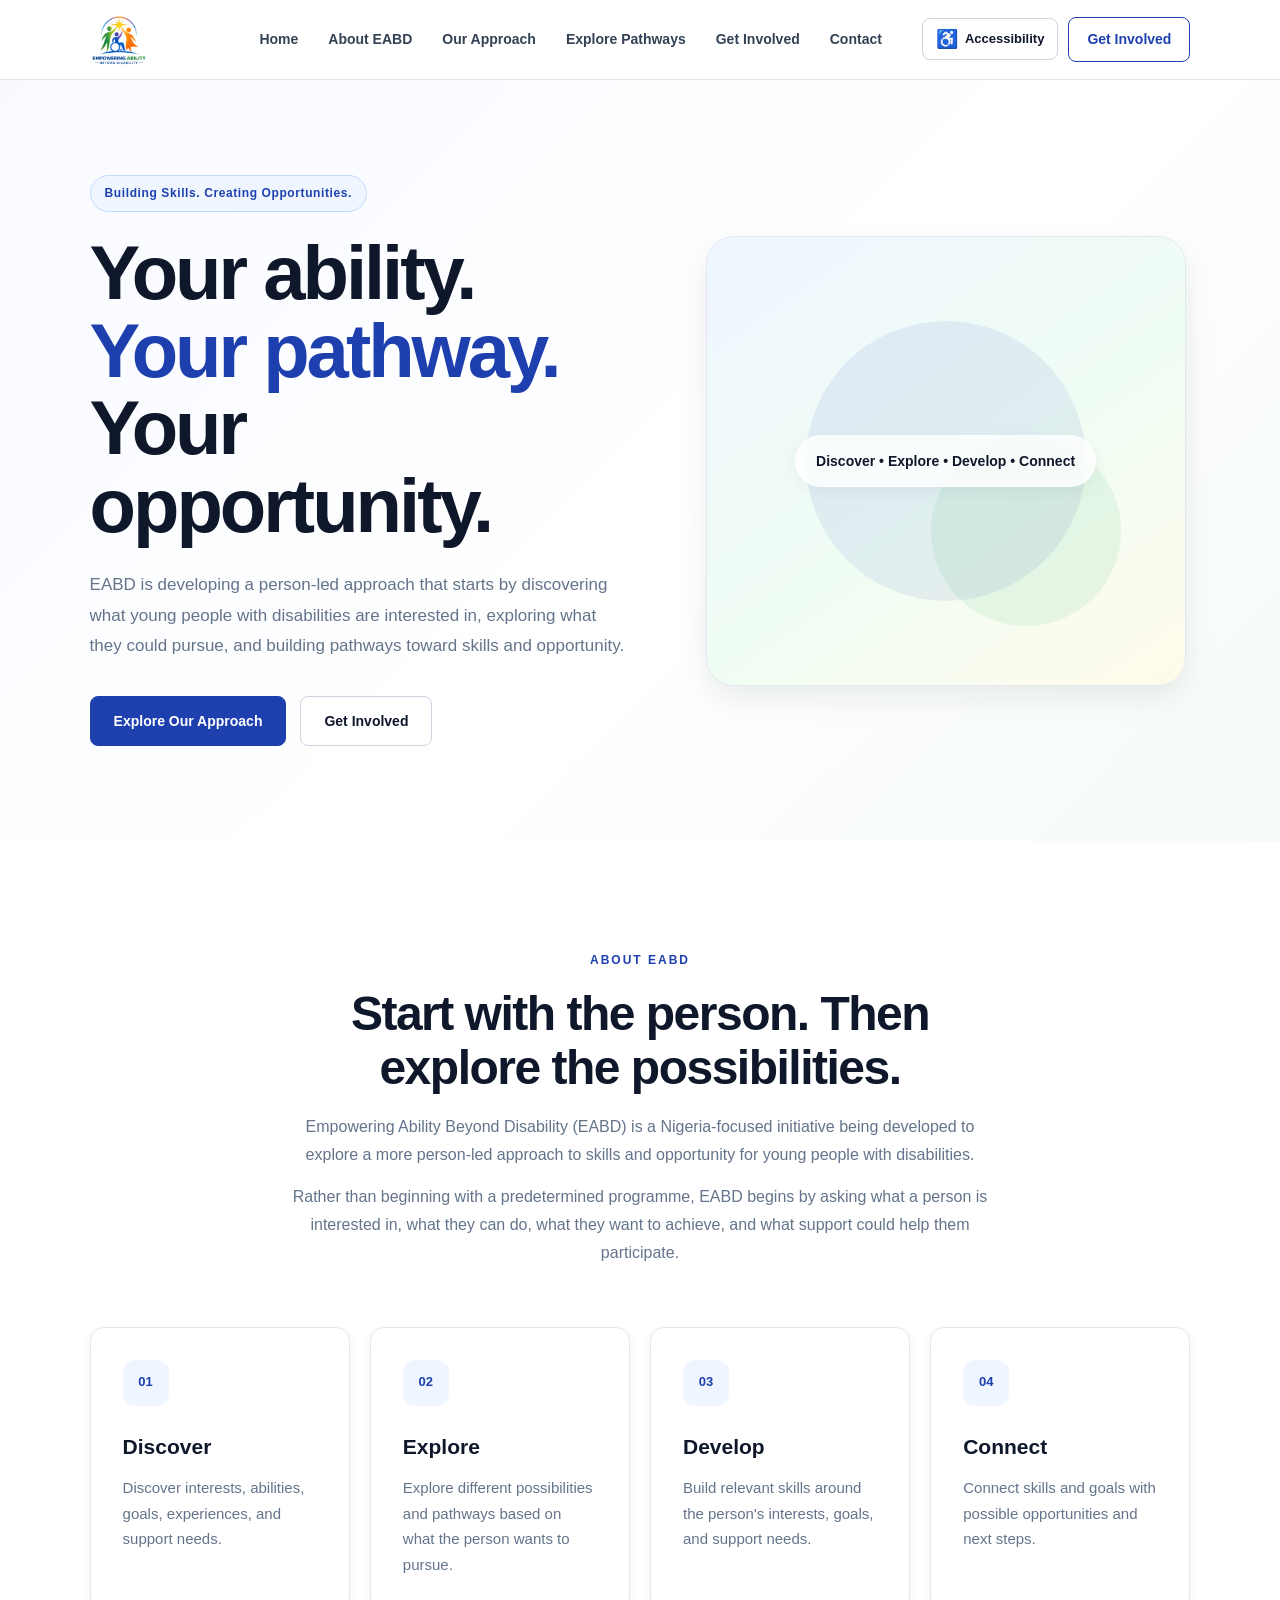
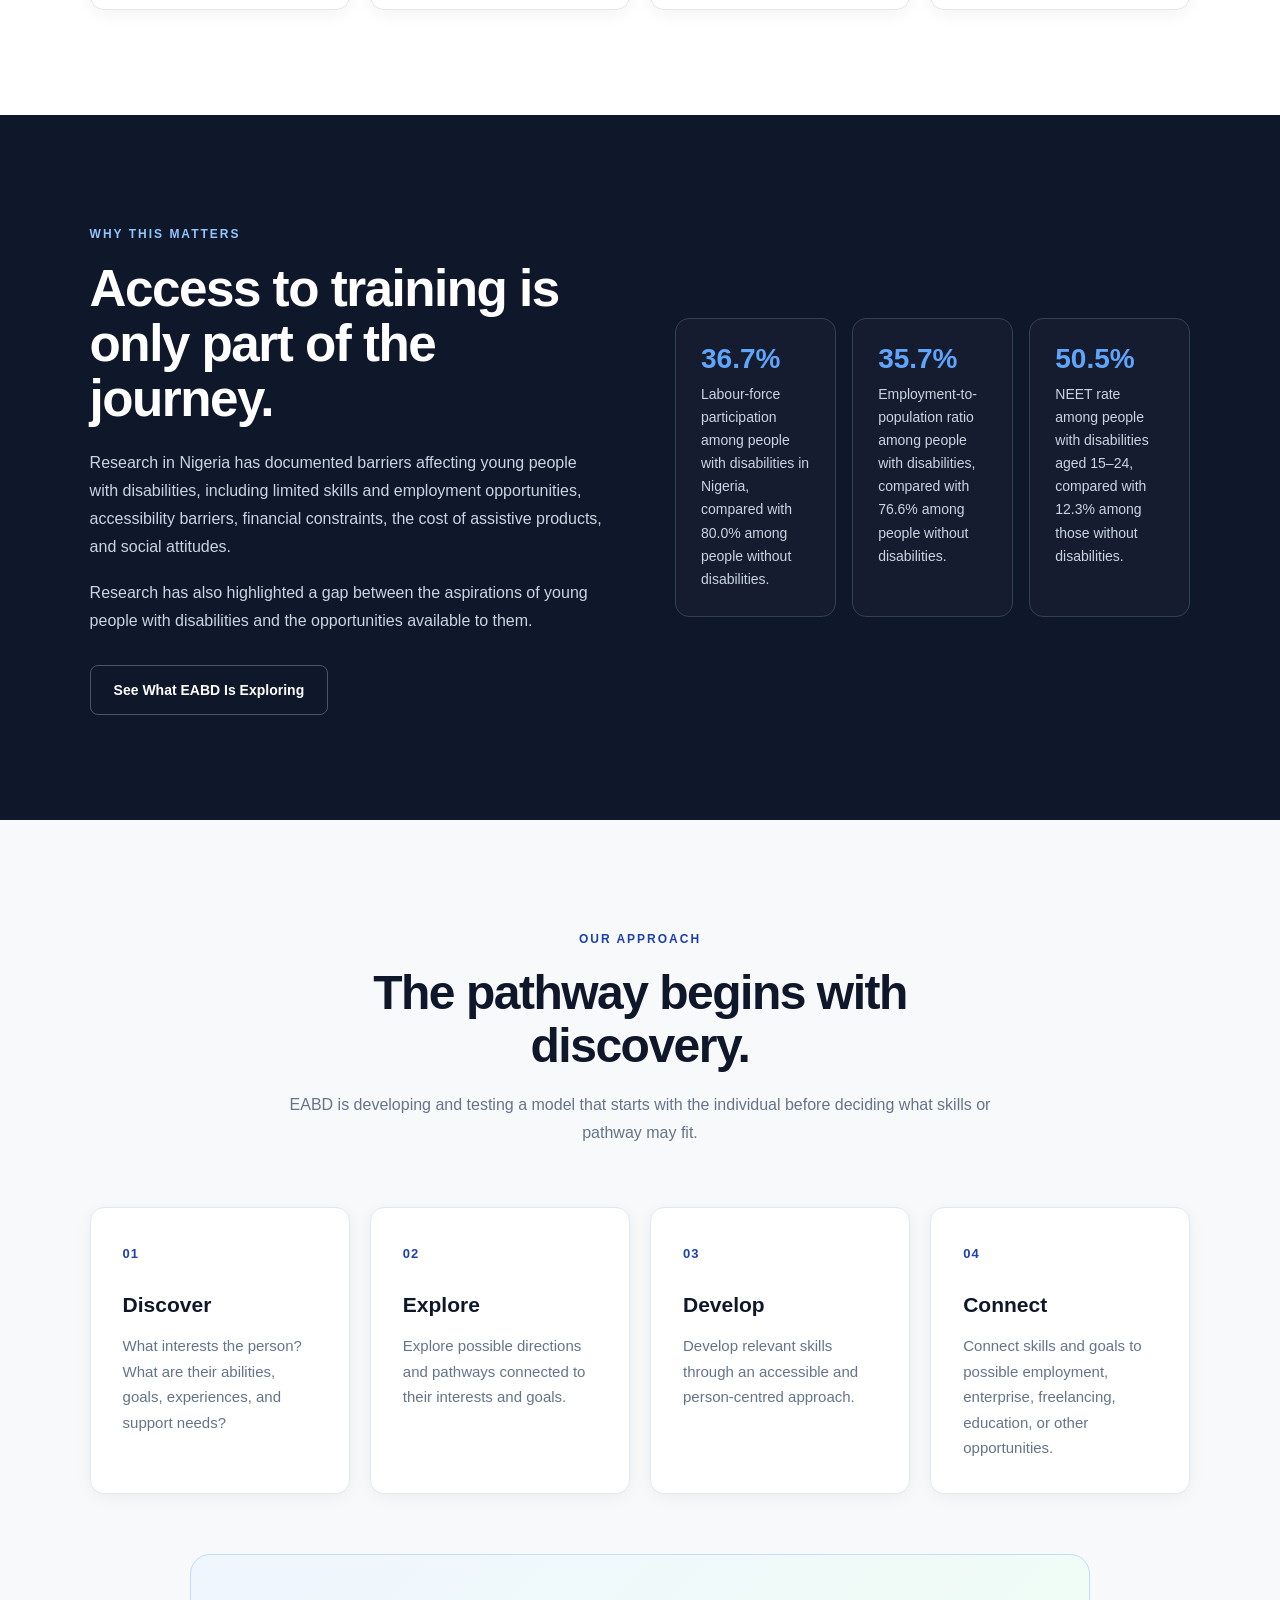
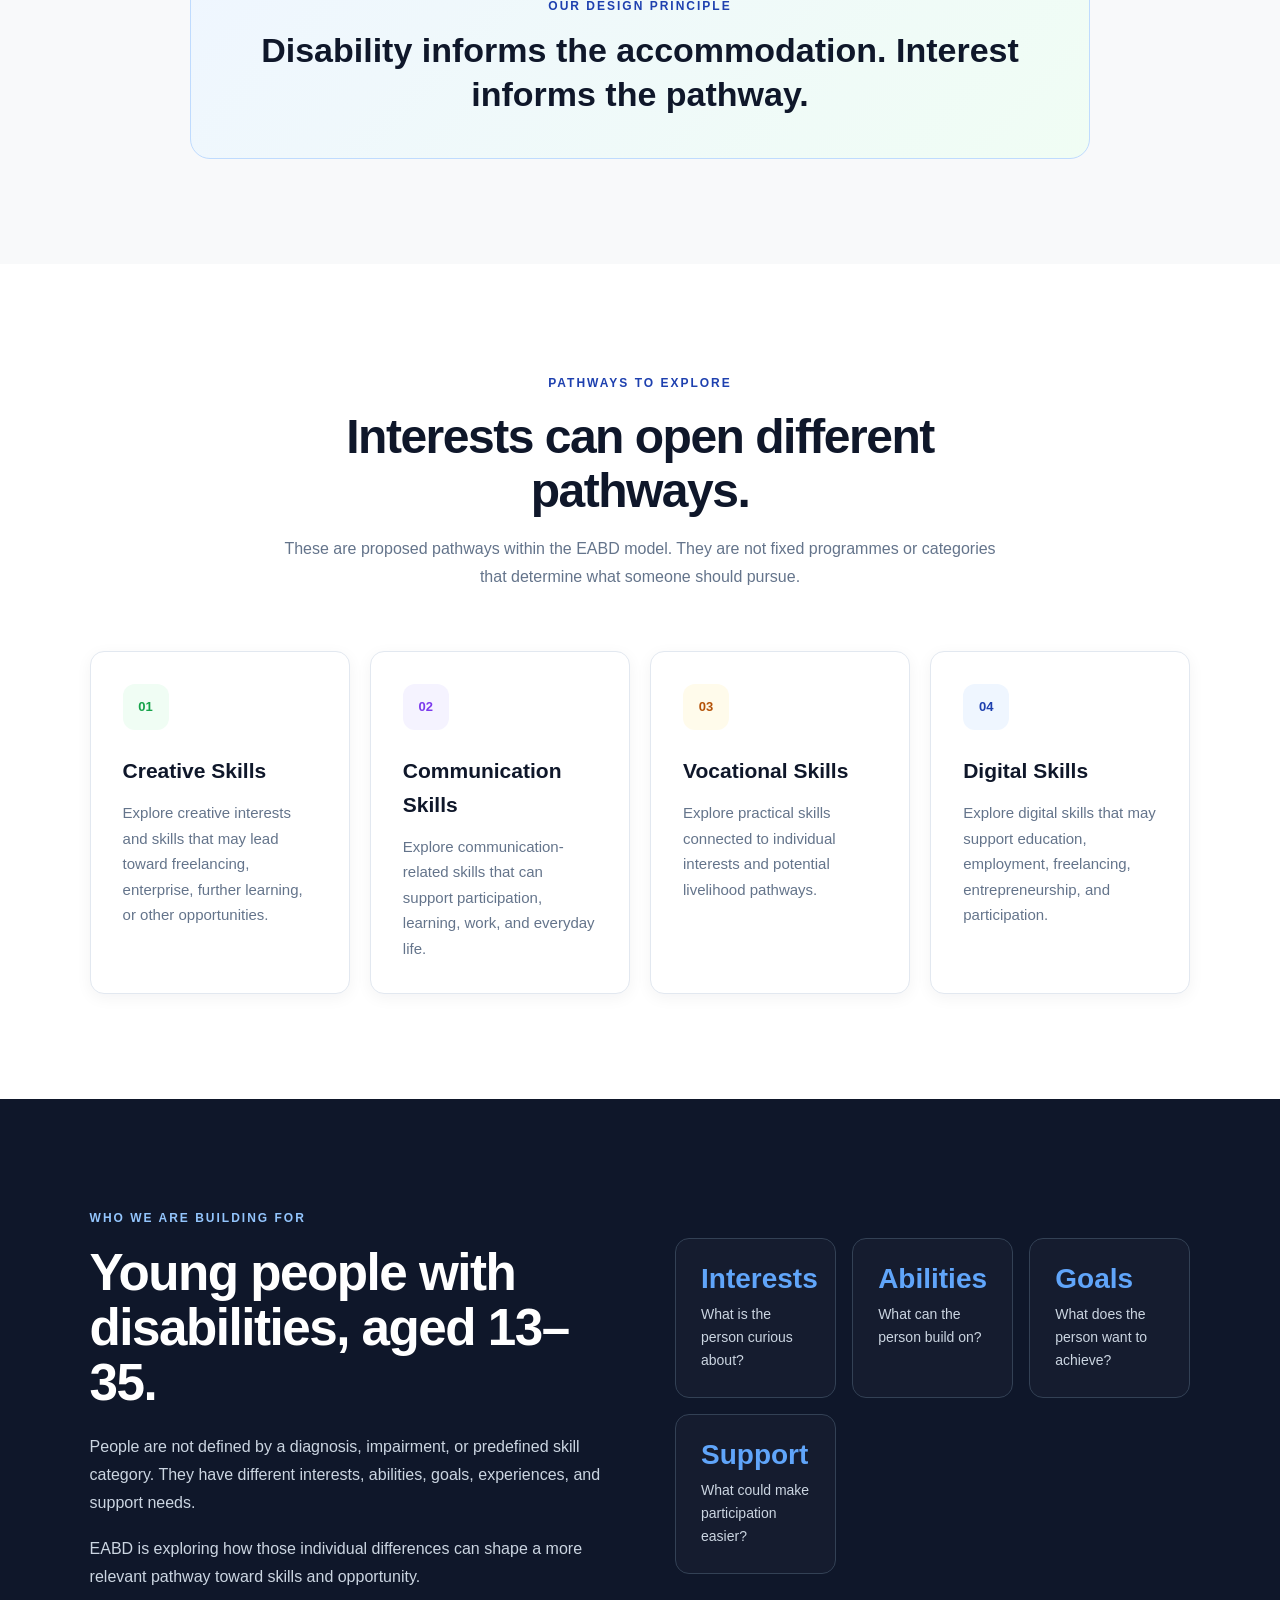
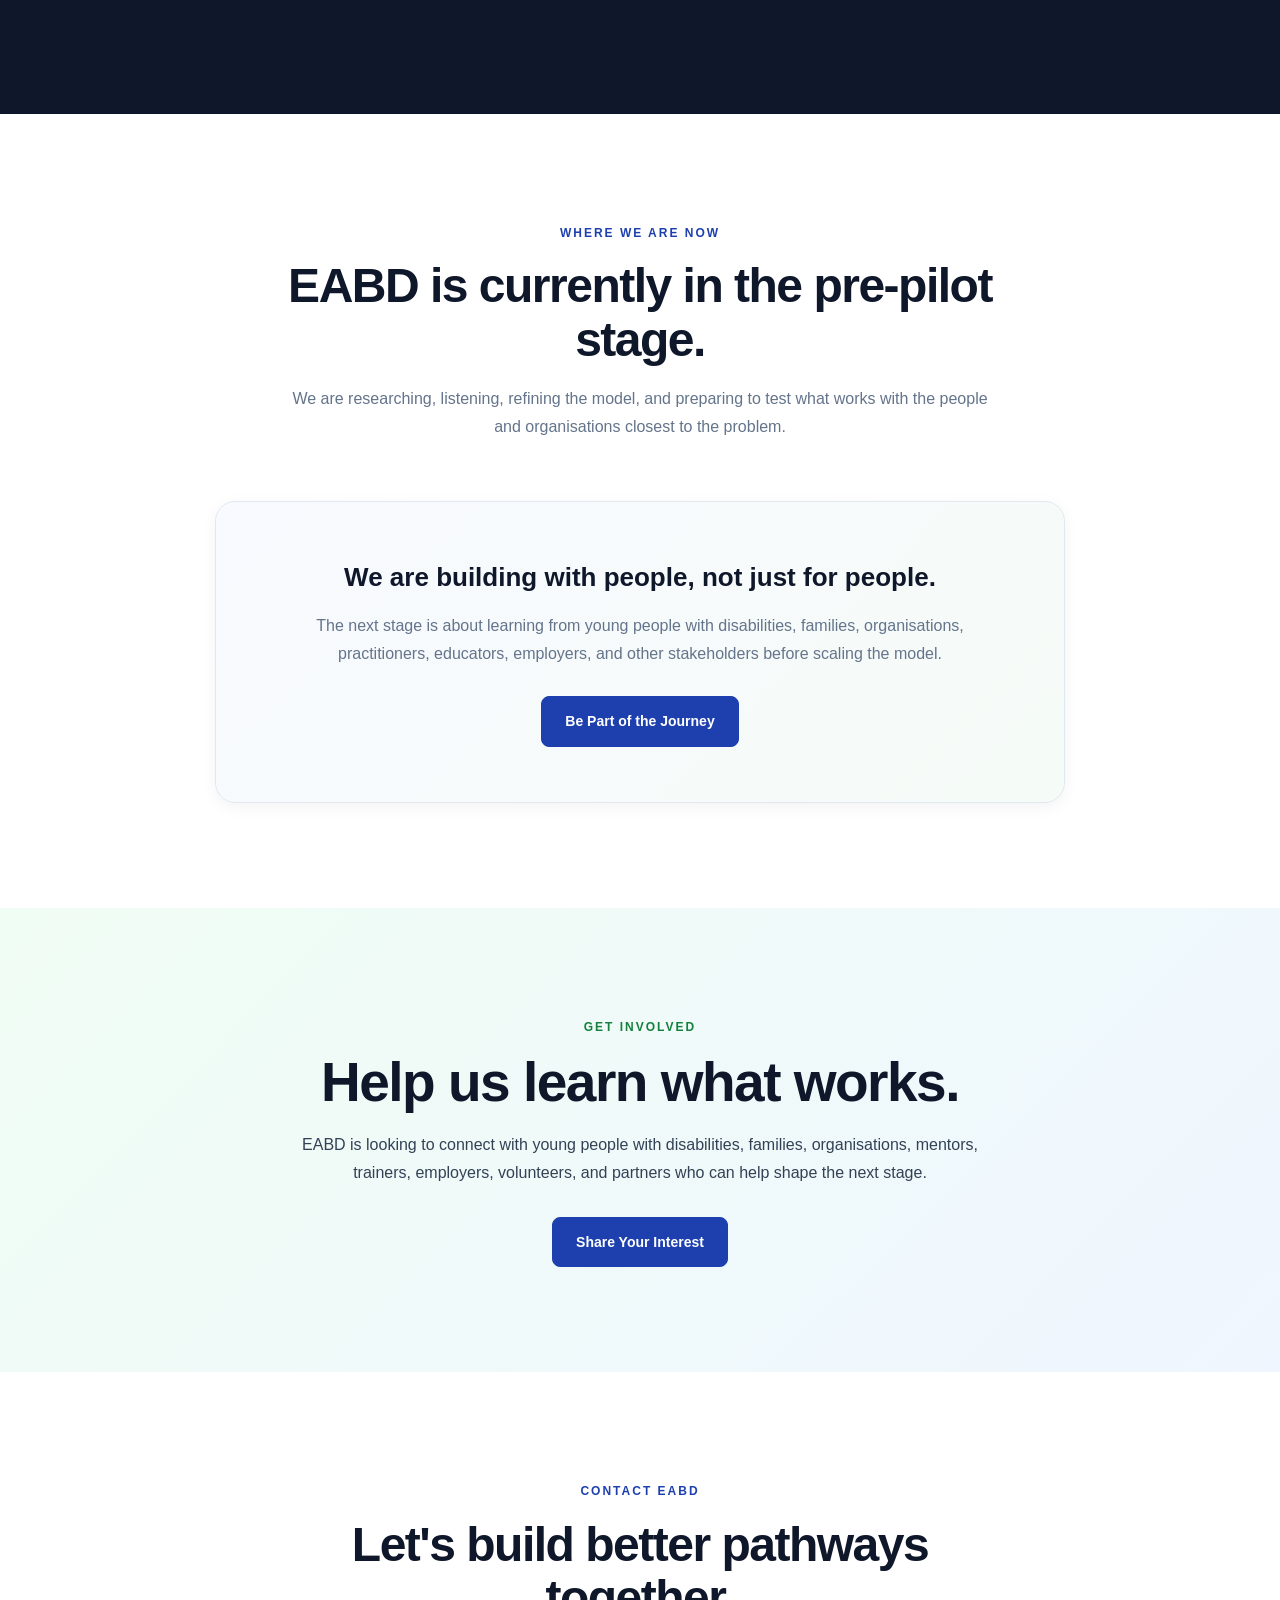
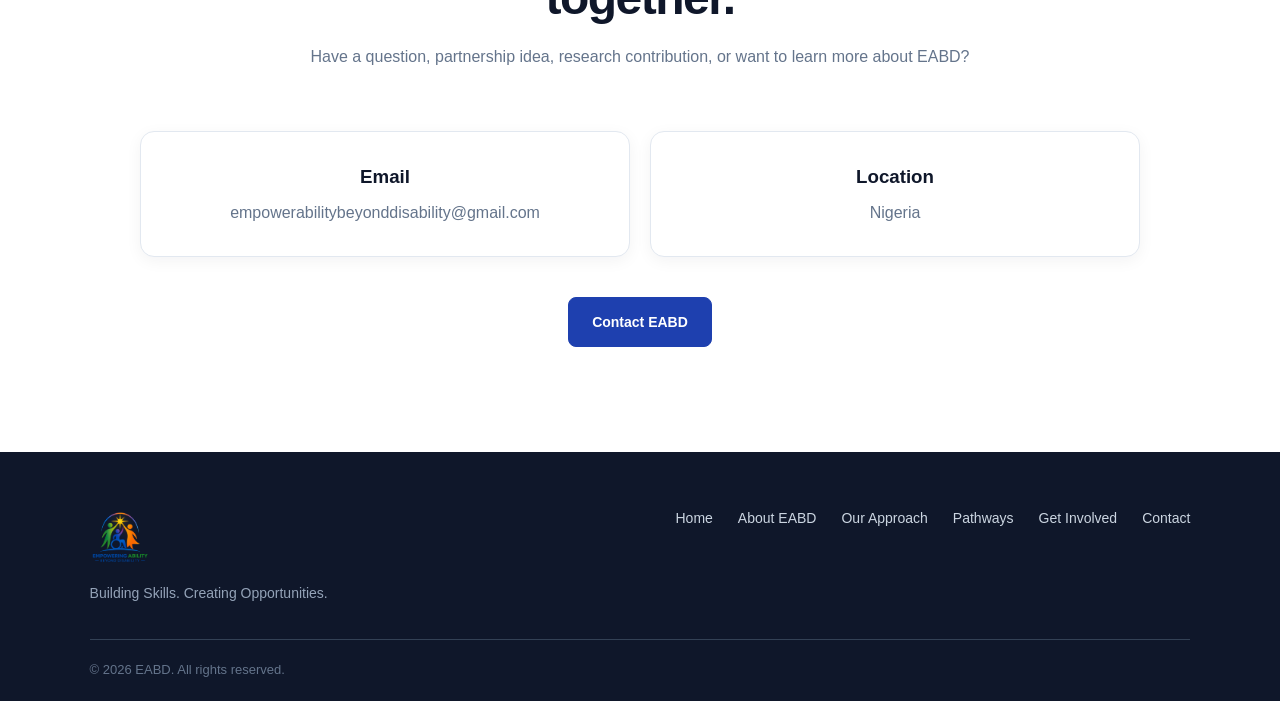
<file: index.html>
<!DOCTYPE html>
<html lang="en">

<head>

    <meta charset="UTF-8">

    <meta
        name="viewport"
        content="width=device-width, initial-scale=1.0"
    >

    <meta
        name="description"
        content="EABD is developing a person-led model that helps young people with disabilities discover their interests, explore pathways, develop skills, and connect to opportunities."
    >

    <meta
        name="theme-color"
        content="#1E40AF"
    >

    <link
        rel="icon"
        type="image/png"
        href="images/eabd-logo.png.png"
    >

    <title>EABD | Building Skills. Creating Opportunities.</title>

    <link
        rel="stylesheet"
        href="style.css"
    >

</head>


<body>

<!-- ================= NAVBAR ================= -->

<header class="navbar">

    <a
        href="#home"
        class="logo"
        aria-label="EABD Home"
    >

        <img
            src="images/eabd-logo.png.png"
            alt="Empowering Ability Beyond Disability"
        >

    </a>


    <nav
        class="nav-links"
        id="navLinks"
        aria-label="Main navigation"
    >

        <a href="#home">
            Home
        </a>

        <a href="#about">
            About EABD
        </a>

        <a href="#approach">
            Our Approach
        </a>

        <a href="#pathways">
            Explore Pathways
        </a>

        <a href="#get-involved">
            Get Involved
        </a>

        <a href="#contact">
            Contact
        </a>

    </nav>


    <!-- RIGHT SIDE CONTROLS -->

    <div class="nav-buttons">


        <!-- ACCESSIBILITY BUTTON -->

        <button
            class="accessibility-btn"
            id="accessibilityToggle"
            type="button"
            aria-label="Open accessibility settings"
            aria-expanded="false"
            aria-controls="accessibilityPanel"
            title="Open accessibility settings"
        >

            <span aria-hidden="true">
                ♿
            </span>

            <span>
                Accessibility
            </span>

        </button>


        <!-- GET INVOLVED -->

        <a
            href="#get-involved"
            class="support-btn"
        >
            Get Involved
        </a>


        <!-- MOBILE MENU -->

        <button
            class="menu-btn"
            id="menuBtn"
            type="button"
            aria-label="Open navigation menu"
            aria-expanded="false"
            aria-controls="navLinks"
        >

            <span aria-hidden="true">
                ☰
            </span>

        </button>

    </div>

</header>


    <!-- ================= ACCESSIBILITY OVERLAY ================= -->

    <div
        class="accessibility-overlay"
        id="accessibilityOverlay"
        aria-hidden="true"
    ></div>



    <!-- ================= ACCESSIBILITY HUB ================= -->

    <aside
        class="accessibility-panel"
        id="accessibilityPanel"
        aria-label="Accessibility settings"
        aria-hidden="true"
        aria-labelledby="accessibility-title"
    >


        <div class="accessibility-header">

            <div>

                <span class="accessibility-label">
                    ACCESSIBILITY
                </span>

                <h2 id="accessibility-title">
                    Accessibility Hub
                </h2>

            </div>



            <button
                type="button"
                class="accessibility-close"
                id="accessibilityClose"
                aria-label="Close accessibility settings"
            >

                <span aria-hidden="true">
                    ×
                </span>

            </button>

        </div>



        <p class="accessibility-intro">

            Adjust the website to make it easier to read,
            navigate, and interact with.

        </p>



        <!-- ACCESSIBILITY STATUS -->

        <div
            class="accessibility-status"
            aria-live="polite"
            aria-atomic="true"
            id="accessibilityStatus"
        >
            Accessibility settings ready.
        </div>



        <div class="accessibility-options">


            <!-- ================= READ ALOUD ================= -->

            <div class="accessibility-option accessibility-action">

                <div class="accessibility-option-info">

                    <span
                        class="accessibility-option-icon"
                        aria-hidden="true"
                    >
                        🔊
                    </span>

                    <div>

                        <strong>
                            Read Aloud
                        </strong>

                        <small>
                            Read page content aloud
                        </small>

                    </div>

                </div>



                <button
                    type="button"
                    class="accessibility-control"
                    id="readAloudToggle"
                    aria-pressed="false"
                    aria-label="Start reading page aloud"
                >

                    <span class="read-aloud-status">
                        Read
                    </span>

                </button>

            </div>



            <!-- ================= TEXT SIZE ================= -->

            <div class="accessibility-option">

                <div class="accessibility-option-info">

                    <span
                        class="accessibility-option-icon"
                        aria-hidden="true"
                    >
                        🔠
                    </span>

                    <div>

                        <strong>
                            Text Size
                        </strong>

                        <small>
                            Adjust text size
                        </small>

                    </div>

                </div>



                <div
                    class="accessibility-choice-group"
                    role="group"
                    aria-label="Text size"
                >

                    <button
                        type="button"
                        class="accessibility-choice active"
                        data-text-size="normal"
                        aria-label="Normal text size"
                        aria-pressed="true"
                    >
                        A
                    </button>


                    <button
                        type="button"
                        class="accessibility-choice"
                        data-text-size="large"
                        aria-label="Large text size"
                        aria-pressed="false"
                    >
                        A+
                    </button>


                    <button
                        type="button"
                        class="accessibility-choice"
                        data-text-size="xl"
                        aria-label="Extra large text size"
                        aria-pressed="false"
                    >
                        A++
                    </button>

                </div>

            </div>



            <!-- ================= READING SPACING ================= -->

            <div class="accessibility-option">

                <div class="accessibility-option-info">

                    <span
                        class="accessibility-option-icon"
                        aria-hidden="true"
                    >
                        ↔
                    </span>

                    <div>

                        <strong>
                            Reading Spacing
                        </strong>

                        <small>
                            Increase text spacing
                        </small>

                    </div>

                </div>



                <button
                    type="button"
                    class="accessibility-control"
                    id="spacingToggle"
                    aria-pressed="false"
                    aria-label="Toggle reading spacing"
                >

                    <span class="toggle-status">
                        OFF
                    </span>

                </button>

            </div>



            <!-- ================= HIGH CONTRAST ================= -->

            <div class="accessibility-option">

                <div class="accessibility-option-info">

                    <span
                        class="accessibility-option-icon"
                        aria-hidden="true"
                    >
                        ◐
                    </span>

                    <div>

                        <strong>
                            High Contrast
                        </strong>

                        <small>
                            Increase visual contrast
                        </small>

                    </div>

                </div>



                <button
                    type="button"
                    class="accessibility-control"
                    id="contrastToggle"
                    aria-pressed="false"
                    aria-label="Toggle high contrast"
                >

                    <span class="toggle-status">
                        OFF
                    </span>

                </button>

            </div>



            <!-- ================= DARK MODE ================= -->

            <div class="accessibility-option">

                <div class="accessibility-option-info">

                    <span
                        class="accessibility-option-icon"
                        aria-hidden="true"
                    >
                        ◑
                    </span>

                    <div>

                        <strong>
                            Dark Mode
                        </strong>

                        <small>
                            Switch website appearance
                        </small>

                    </div>

                </div>



                <button
                    type="button"
                    class="accessibility-control"
                    id="darkModeToggle"
                    aria-pressed="false"
                    aria-label="Toggle dark mode"
                >

                    <span class="toggle-status">
                        OFF
                    </span>

                </button>

            </div>



            <!-- ================= FOCUS MODE ================= -->

            <div class="accessibility-option">

                <div class="accessibility-option-info">

                    <span
                        class="accessibility-option-icon"
                        aria-hidden="true"
                    >
                        🎯
                    </span>

                    <div>

                        <strong>
                            Focus Mode
                        </strong>

                        <small>
                            Make keyboard focus clearer
                        </small>

                    </div>

                </div>



                <button
                    type="button"
                    class="accessibility-control"
                    id="focusToggle"
                    aria-pressed="false"
                    aria-label="Toggle focus mode"
                >

                    <span class="toggle-status">
                        OFF
                    </span>

                </button>

            </div>



            <!-- ================= REDUCE MOTION ================= -->

            <div class="accessibility-option">

                <div class="accessibility-option-info">

                    <span
                        class="accessibility-option-icon"
                        aria-hidden="true"
                    >
                        🎞
                    </span>

                    <div>

                        <strong>
                            Reduce Motion
                        </strong>

                        <small>
                            Reduce animations
                        </small>

                    </div>

                </div>



                <button
                    type="button"
                    class="accessibility-control"
                    id="motionToggle"
                    aria-pressed="false"
                    aria-label="Toggle reduced motion"
                >

                    <span class="toggle-status">
                        OFF
                    </span>

                </button>

            </div>


        </div>



        <!-- ================= RESET ================= -->

        <button
            type="button"
            class="accessibility-reset"
            id="accessibilityReset"
        >
            Reset Accessibility Settings
        </button>


    </aside>



    <!-- ================= MAIN ================= -->

    <main id="main-content">


        <!-- ================= HERO ================= -->

        <section
            class="hero"
            id="home"
            aria-labelledby="hero-title"
        >

            <div class="hero-content">

                <span class="hero-badge">
                    Building Skills. Creating Opportunities.
                </span>



                <h1 id="hero-title">

                    Your ability.
                    <span>Your pathway.</span>
                    Your opportunity.

                </h1>



                <p>

                    EABD is developing a person-led approach that
                    starts by discovering what young people with
                    disabilities are interested in, exploring what
                    they could pursue, and building pathways toward
                    skills and opportunity.

                </p>



                <div class="hero-buttons">

                    <a
                        href="#approach"
                        class="primary-btn"
                    >
                        Explore Our Approach
                    </a>


                    <a
                        href="#get-involved"
                        class="secondary-btn"
                    >
                        Get Involved
                    </a>

                </div>

            </div>



            <div
                class="hero-image"
                aria-hidden="true"
            >

                <div class="image-placeholder">

                    <span>
                        Discover • Explore • Develop • Connect
                    </span>

                </div>

            </div>

        </section>



        <!-- ================= ABOUT ================= -->

        <section
            class="about"
            id="about"
            aria-labelledby="about-title"
        >

            <div class="section-heading">

                <span>
                    ABOUT EABD
                </span>



                <h2 id="about-title">

                    Start with the person.
                    Then explore the possibilities.

                </h2>



                <p>

                    Empowering Ability Beyond Disability (EABD) is
                    a Nigeria-focused initiative being developed to
                    explore a more person-led approach to skills and
                    opportunity for young people with disabilities.

                </p>



                <p>

                    Rather than beginning with a predetermined
                    programme, EABD begins by asking what a person
                    is interested in, what they can do, what they
                    want to achieve, and what support could help
                    them participate.

                </p>

            </div>



            <div class="about-cards">


                <article class="about-card">

                    <div
                        class="card-icon"
                        aria-hidden="true"
                    >
                        01
                    </div>


                    <h3>
                        Discover
                    </h3>


                    <p>

                        Discover interests, abilities, goals,
                        experiences, and support needs.

                    </p>

                </article>



                <article class="about-card">

                    <div
                        class="card-icon"
                        aria-hidden="true"
                    >
                        02
                    </div>


                    <h3>
                        Explore
                    </h3>


                    <p>

                        Explore different possibilities and
                        pathways based on what the person wants
                        to pursue.

                    </p>

                </article>



                <article class="about-card">

                    <div
                        class="card-icon"
                        aria-hidden="true"
                    >
                        03
                    </div>


                    <h3>
                        Develop
                    </h3>


                    <p>

                        Build relevant skills around the person's
                        interests, goals, and support needs.

                    </p>

                </article>



                <article class="about-card">

                    <div
                        class="card-icon"
                        aria-hidden="true"
                    >
                        04
                    </div>


                    <h3>
                        Connect
                    </h3>


                    <p>

                        Connect skills and goals with possible
                        opportunities and next steps.

                    </p>

                </article>


            </div>

        </section>



        <!-- ================= WHY THIS MATTERS ================= -->

        <section
            class="impact"
            aria-labelledby="why-title"
        >

            <div class="impact-content">

                <span>
                    WHY THIS MATTERS
                </span>


                <h2 id="why-title">
                    Access to training is only part of the journey.
                </h2>


                <p>

                    Research in Nigeria has documented barriers
                    affecting young people with disabilities,
                    including limited skills and employment
                    opportunities, accessibility barriers,
                    financial constraints, the cost of assistive
                    products, and social attitudes.

                </p>


                <p>

                    Research has also highlighted a gap between
                    the aspirations of young people with
                    disabilities and the opportunities available
                    to them.

                </p>


                <a
                    href="#approach"
                    class="secondary-btn"
                >
                    See What EABD Is Exploring
                </a>

            </div>



            <div
                class="impact-stats"
                aria-label="Key statistics"
            >

                <div class="stat">

                    <h3>
                        36.7%
                    </h3>

                    <p>
                        Labour-force participation among people
                        with disabilities in Nigeria, compared
                        with 80.0% among people without disabilities.
                    </p>

                </div>



                <div class="stat">

                    <h3>
                        35.7%
                    </h3>

                    <p>
                        Employment-to-population ratio among people
                        with disabilities, compared with 76.6%
                        among people without disabilities.
                    </p>

                </div>



                <div class="stat">

                    <h3>
                        50.5%
                    </h3>

                    <p>
                        NEET rate among people with disabilities
                        aged 15–24, compared with 12.3% among
                        those without disabilities.
                    </p>

                </div>

            </div>

        </section>



        <!-- ================= APPROACH ================= -->

        <section
            class="programs"
            id="approach"
            aria-labelledby="approach-title"
        >

            <div class="section-heading">

                <span>
                    OUR APPROACH
                </span>


                <h2 id="approach-title">
                    The pathway begins with discovery.
                </h2>


                <p>

                    EABD is developing and testing a model that
                    starts with the individual before deciding
                    what skills or pathway may fit.

                </p>

            </div>



            <div class="program-grid">


                <article class="program-card">

                    <span
                        class="program-number"
                        aria-hidden="true"
                    >
                        01
                    </span>


                    <h3>
                        Discover
                    </h3>


                    <p>

                        What interests the person?
                        What are their abilities, goals,
                        experiences, and support needs?

                    </p>

                </article>



                <article class="program-card">

                    <span
                        class="program-number"
                        aria-hidden="true"
                    >
                        02
                    </span>


                    <h3>
                        Explore
                    </h3>


                    <p>

                        Explore possible directions and
                        pathways connected to their interests
                        and goals.

                    </p>

                </article>



                <article class="program-card">

                    <span
                        class="program-number"
                        aria-hidden="true"
                    >
                        03
                    </span>


                    <h3>
                        Develop
                    </h3>


                    <p>

                        Develop relevant skills through an
                        accessible and person-centred approach.

                    </p>

                </article>



                <article class="program-card">

                    <span
                        class="program-number"
                        aria-hidden="true"
                    >
                        04
                    </span>


                    <h3>
                        Connect
                    </h3>


                    <p>

                        Connect skills and goals to possible
                        employment, enterprise, freelancing,
                        education, or other opportunities.

                    </p>

                </article>


            </div>



            <div class="approach-principle">

                <span>
                    OUR DESIGN PRINCIPLE
                </span>


                <h3>

                    Disability informs the accommodation.
                    Interest informs the pathway.

                </h3>

            </div>

        </section>



        <!-- ================= PATHWAYS ================= -->

        <section
            class="about"
            id="pathways"
            aria-labelledby="pathways-title"
        >

            <div class="section-heading">

                <span>
                    PATHWAYS TO EXPLORE
                </span>


                <h2 id="pathways-title">
                    Interests can open different pathways.
                </h2>


                <p>

                    These are proposed pathways within the EABD
                    model. They are not fixed programmes or
                    categories that determine what someone should
                    pursue.

                </p>

            </div>



            <div class="about-cards">


                <article class="about-card">

                    <div
                        class="card-icon"
                        aria-hidden="true"
                    >
                        01
                    </div>


                    <h3>
                        Creative Skills
                    </h3>


                    <p>

                        Explore creative interests and skills
                        that may lead toward freelancing,
                        enterprise, further learning, or other
                        opportunities.

                    </p>

                </article>



                <article class="about-card">

                    <div
                        class="card-icon"
                        aria-hidden="true"
                    >
                        02
                    </div>


                    <h3>
                        Communication Skills
                    </h3>


                    <p>

                        Explore communication-related skills
                        that can support participation, learning,
                        work, and everyday life.

                    </p>

                </article>



                <article class="about-card">

                    <div
                        class="card-icon"
                        aria-hidden="true"
                    >
                        03
                    </div>


                    <h3>
                        Vocational Skills
                    </h3>


                    <p>

                        Explore practical skills connected to
                        individual interests and potential
                        livelihood pathways.

                    </p>

                </article>



                <article class="about-card">

                    <div
                        class="card-icon"
                        aria-hidden="true"
                    >
                        04
                    </div>


                    <h3>
                        Digital Skills
                    </h3>


                    <p>

                        Explore digital skills that may support
                        education, employment, freelancing,
                        entrepreneurship, and participation.

                    </p>

                </article>


            </div>

        </section>



        <!-- ================= WHO IT IS FOR ================= -->

        <section
            class="impact"
            aria-labelledby="who-title"
        >

            <div class="impact-content">

                <span>
                    WHO WE ARE BUILDING FOR
                </span>


                <h2 id="who-title">
                    Young people with disabilities, aged 13–35.
                </h2>


                <p>

                    People are not defined by a diagnosis,
                    impairment, or predefined skill category.
                    They have different interests, abilities,
                    goals, experiences, and support needs.

                </p>


                <p>

                    EABD is exploring how those individual
                    differences can shape a more relevant
                    pathway toward skills and opportunity.

                </p>

            </div>



            <div class="impact-stats">

                <div class="stat">

                    <h3>
                        Interests
                    </h3>

                    <p>
                        What is the person curious about?
                    </p>

                </div>



                <div class="stat">

                    <h3>
                        Abilities
                    </h3>

                    <p>
                        What can the person build on?
                    </p>

                </div>



                <div class="stat">

                    <h3>
                        Goals
                    </h3>

                    <p>
                        What does the person want to achieve?
                    </p>

                </div>



                <div class="stat">

                    <h3>
                        Support
                    </h3>

                    <p>
                        What could make participation easier?
                    </p>

                </div>

            </div>

        </section>



        <!-- ================= PRE-PILOT ================= -->

        <section
            class="stories"
            aria-labelledby="pilot-title"
        >

            <div class="section-heading">

                <span>
                    WHERE WE ARE NOW
                </span>


                <h2 id="pilot-title">
                    EABD is currently in the pre-pilot stage.
                </h2>


                <p>

                    We are researching, listening, refining the
                    model, and preparing to test what works with
                    the people and organisations closest to the
                    problem.

                </p>

            </div>



            <div class="story-placeholder">

                <h3>
                    We are building with people, not just for people.
                </h3>


                <p>

                    The next stage is about learning from young
                    people with disabilities, families, organisations,
                    practitioners, educators, employers, and other
                    stakeholders before scaling the model.

                </p>


                <a
                    href="#get-involved"
                    class="primary-btn"
                >
                    Be Part of the Journey
                </a>

            </div>

        </section>



        <!-- ================= GET INVOLVED ================= -->

        <section
            class="get-involved"
            id="get-involved"
            aria-labelledby="involved-title"
        >

            <div class="involved-content">

                <span>
                    GET INVOLVED
                </span>


                <h2 id="involved-title">
                    Help us learn what works.
                </h2>


                <p>

                    EABD is looking to connect with young people
                    with disabilities, families, organisations,
                    mentors, trainers, employers, volunteers,
                    and partners who can help shape the next stage.

                </p>


                <a
                    href="support-request.html"
                    class="primary-btn"
                >
                    Share Your Interest
                </a>

            </div>

        </section>



        <!-- ================= CONTACT ================= -->

        <section
            class="contact"
            id="contact"
            aria-labelledby="contact-title"
        >

            <div class="section-heading">

                <span>
                    CONTACT EABD
                </span>


                <h2 id="contact-title">
                    Let's build better pathways together.
                </h2>


                <p>

                    Have a question, partnership idea, research
                    contribution, or want to learn more about EABD?

                </p>

            </div>



            <div class="contact-info">


                <div>

                    <h3>
                        Email
                    </h3>

                    <p>
                        <a
                            href="mailto:empowerabilitybeyonddisability@gmail.com"
                        >
                            empowerabilitybeyonddisability@gmail.com
                        </a>
                    </p>

                </div>



                <div>

                    <h3>
                        Location
                    </h3>

                    <p>
                        Nigeria
                    </p>

                </div>


            </div>



            <div class="contact-action">

                <a
                    href="support-request.html"
                    class="primary-btn"
                >
                    Contact EABD
                </a>

            </div>

        </section>


    </main>



    <!-- ================= FOOTER ================= -->

    <footer class="footer">

        <div class="footer-content">


            <div class="footer-brand">

                <a
                    href="#home"
                    class="logo"
                    aria-label="Return to EABD home"
                >

                    <img
                        src="images/eabd-logo.png.png"
                        alt="Empowering Ability Beyond Disability"
                    >

                </a>


                <p>
                    Building Skills. Creating Opportunities.
                </p>

            </div>



            <nav
                class="footer-links"
                aria-label="Footer navigation"
            >

                <a href="#home">
                    Home
                </a>

                <a href="#about">
                    About EABD
                </a>

                <a href="#approach">
                    Our Approach
                </a>

                <a href="#pathways">
                    Pathways
                </a>

                <a href="#get-involved">
                    Get Involved
                </a>

                <a href="#contact">
                    Contact
                </a>

            </nav>

        </div>



        <div class="footer-bottom">

            <p>
                © 2026 EABD. All rights reserved.
            </p>

        </div>

    </footer>



    <!-- ================= JAVASCRIPT ================= -->

    <script src="script.js"></script>

</body>

</html>
</file>
<file: style.css>
/* =========================
   EABD WEBSITE STYLES
   Empowering Ability Beyond Disability
========================= */

/* DESIGN SYSTEM */
:root {
    --primary: #1E40AF;
    --primary-dark: #0F172A;
    --primary-soft: #EFF6FF;
    --green: #16A34A;
    --green-dark: #15803D;
    --green-soft: #F0FDF4;
    --amber: #F59E0B;
    --amber-soft: #FFFBEB;
    --violet: #7C3AED;
    --violet-soft: #F5F3FF;
    --background: #F8F9FA;
    --surface: #FFFFFF;
    --text: #0F172A;
    --text-soft: #334155;
    --muted: #64748B;
    --border: #E2E8F0;
    --border-dark: #CBD5E1;
    --white: #FFFFFF;
    --shadow-sm: 0 4px 16px rgba(15, 23, 42, 0.05);
    --shadow-md: 0 12px 30px rgba(15, 23, 42, 0.08);
    --radius-sm: 8px;
    --radius-md: 14px;
    --radius-lg: 20px;
    --radius-xl: 28px;
    --container: 1180px;
}

/* RESET */
* {
    margin: 0;
    padding: 0;
    box-sizing: border-box;
}

html {
    scroll-behavior: smooth;
    scroll-padding-top: 90px;
}

body {
    font-family: Arial, Helvetica, sans-serif;
    background: var(--background);
    color: var(--text);
    line-height: 1.6;
    -webkit-font-smoothing: antialiased;
}

a {
    text-decoration: none;
    color: inherit;
}

button,
input,
select,
textarea {
    font: inherit;
}

img {
    max-width: 100%;
}

::selection {
    background: var(--primary);
    color: var(--white);
}

/* =========================
   ACCESSIBILITY
========================= */

:focus-visible {
    outline: 3px solid var(--amber);
    outline-offset: 3px;
}

@media (prefers-reduced-motion: reduce) {
    html {
        scroll-behavior: auto;
    }

    *,
    *::before,
    *::after {
        animation-duration: 0.01ms !important;
        animation-iteration-count: 1 !important;
        transition-duration: 0.01ms !important;
        scroll-behavior: auto !important;
    }
}

/* =========================
   ACCESSIBILITY HUB BUTTON
========================= */

.accessibility-btn {
    min-height: 42px;
    display: inline-flex;
    align-items: center;
    justify-content: center;
    gap: 7px;
    padding: 9px 13px;
    border: 1px solid var(--border-dark);
    border-radius: var(--radius-sm);
    background: var(--white);
    color: var(--text);
    font-size: 13px;
    font-weight: 700;
    cursor: pointer;
    transition:
        background 0.25s ease,
        border-color 0.25s ease,
        color 0.25s ease,
        transform 0.25s ease;
}

.accessibility-btn:hover {
    border-color: var(--primary);
    background: var(--primary-soft);
    color: var(--primary);
    transform: translateY(-1px);
}

.accessibility-btn[aria-expanded="true"] {
    border-color: var(--primary);
    background: var(--primary);
    color: var(--white);
}

.accessibility-btn span:first-child {
    font-size: 18px;
    line-height: 1;
}

/* =========================
   ACCESSIBILITY OVERLAY
========================= */

.accessibility-overlay {
    position: fixed;
    inset: 0;
    z-index: 1998;
    background: rgba(15, 23, 42, 0.45);
    opacity: 0;
    visibility: hidden;
    pointer-events: none;
    transition:
        opacity 0.25s ease,
        visibility 0.25s ease;
}

.accessibility-overlay.active {
    opacity: 1;
    visibility: visible;
    pointer-events: auto;
}

/* =========================
   ACCESSIBILITY PANEL
========================= */

.accessibility-panel {
    position: fixed;
    top: 0;
    right: 0;
    z-index: 2000;
    width: min(420px, 92vw);
    height: 100vh;
    padding: 28px;
    overflow-y: auto;
    overscroll-behavior: contain;
    background: var(--white);
    color: var(--text);
    border-left: 1px solid var(--border);
    box-shadow: -18px 0 45px rgba(15, 23, 42, 0.18);
    transform: translateX(105%);
    visibility: hidden;
    transition:
        transform 0.3s ease,
        visibility 0.3s ease;
}

.accessibility-panel.active {
    transform: translateX(0);
    visibility: visible;
}

.accessibility-panel-header {
    display: flex;
    align-items: flex-start;
    justify-content: space-between;
    gap: 20px;
    padding-bottom: 22px;
    margin-bottom: 24px;
    border-bottom: 1px solid var(--border);
}

.accessibility-panel-header h2 {
    color: var(--primary-dark);
    font-size: 24px;
    line-height: 1.2;
}

.accessibility-panel-header p {
    margin-top: 7px;
    color: var(--muted);
    font-size: 13px;
    line-height: 1.6;
}

.accessibility-close {
    flex-shrink: 0;
    width: 40px;
    height: 40px;
    display: flex;
    align-items: center;
    justify-content: center;
    border: 1px solid var(--border);
    border-radius: var(--radius-sm);
    background: var(--white);
    color: var(--text);
    font-size: 22px;
    line-height: 1;
    cursor: pointer;
    transition:
        background 0.25s ease,
        border-color 0.25s ease,
        color 0.25s ease;
}

.accessibility-close:hover {
    border-color: var(--primary);
    background: var(--primary-soft);
    color: var(--primary);
}

/* =========================
   ACCESSIBILITY GROUPS
========================= */

.accessibility-group {
    margin-bottom: 25px;
}

.accessibility-group:last-of-type {
    margin-bottom: 20px;
}

.accessibility-group-title {
    display: block;
    margin-bottom: 11px;
    color: var(--text);
    font-size: 13px;
    font-weight: 800;
    letter-spacing: 0.3px;
}

.accessibility-options {
    display: grid;
    grid-template-columns: repeat(2, minmax(0, 1fr));
    gap: 9px;
}

/* ACCESSIBILITY OPTIONS */
.accessibility-option {
    width: 100%;
    min-height: 46px;
    padding: 10px 14px;
    display: flex;
    align-items: center;
    justify-content: space-between;
    gap: 16px;
    border: 1px solid var(--border);
    border-radius: var(--radius-sm);
    background: var(--white);
    color: var(--text-soft);
    font-size: 13px;
    font-weight: 700;
    text-align: left;
    cursor: pointer;
    transition:
        background 0.2s ease,
        border-color 0.2s ease,
        color 0.2s ease,
        transform 0.2s ease;
}

.accessibility-option > span:first-child {
    flex: 1;
    min-width: 0;
}

.toggle-status {
    flex-shrink: 0;
    min-width: 46px;
    height: 26px;
    padding: 0 9px;
    display: inline-flex;
    align-items: center;
    justify-content: center;
    border: 1px solid var(--border-dark);
    border-radius: 999px;
    background: #F8FAFC;
    color: #64748B;
    font-size: 10px;
    font-weight: 800;
    letter-spacing: 0.5px;
    line-height: 1;
}

.accessibility-option.active .toggle-status,
.accessibility-option[aria-pressed="true"] .toggle-status {
    border-color: rgba(255, 255, 255, 0.3);
    background: rgba(255, 255, 255, 0.18);
    color: #FFFFFF;
}

.accessibility-option:hover {
    border-color: var(--primary);
    background: var(--primary-soft);
    color: var(--primary);
    transform: translateY(-1px);
}

.accessibility-option:focus-visible {
    outline: 3px solid var(--amber);
    outline-offset: 2px;
}

.accessibility-option > span:first-child {
    min-width: 0;
}

/* ACTIVE ACCESSIBILITY OPTION */
.accessibility-option.active,
.accessibility-option[aria-pressed="true"] {
    border-color: var(--primary);
    background: var(--primary);
    color: var(--white);
}

/* TEXT SIZE BUTTONS */
.accessibility-option[data-text-size] {
    justify-content: center;
    text-align: center;
}

.accessibility-option.full-width {
    grid-column: 1 / -1;
}

/* ON / OFF STATUS */
.toggle-status {
    flex-shrink: 0;
    min-width: 42px;
    height: 24px;
    padding: 0 8px;
    display: inline-flex;
    align-items: center;
    justify-content: center;
    border: 1px solid var(--border-dark);
    border-radius: 999px;
    background: #F8FAFC;
    color: #64748B;
    font-size: 10px;
    font-weight: 800;
    letter-spacing: 0.5px;
    line-height: 1;
}

.accessibility-option.active .toggle-status,
.accessibility-option[aria-pressed="true"] .toggle-status {
    border-color: rgba(255, 255, 255, 0.3);
    background: rgba(255, 255, 255, 0.18);
    color: #FFFFFF;
}

/* =========================
   READ ALOUD
========================= */

.read-aloud-control {
    width: 100%;
    min-height: 52px;
    display: flex;
    align-items: center;
    justify-content: space-between;
    gap: 15px;
    padding: 12px 15px;
    border: 1px solid var(--border);
    border-radius: var(--radius-sm);
    background: var(--white);
    color: var(--text);
    cursor: pointer;
    text-align: left;
    transition:
        background 0.2s ease,
        border-color 0.2s ease,
        color 0.2s ease;
}

.read-aloud-control:hover {
    border-color: var(--primary);
    background: var(--primary-soft);
}

.read-aloud-control[aria-pressed="true"] {
    border-color: var(--primary);
    background: var(--primary);
    color: var(--white);
}

.read-aloud-control-text {
    min-width: 0;
}

.read-aloud-control-text strong {
    display: block;
    margin-bottom: 2px;
    font-size: 14px;
}

.read-aloud-control-text span {
    display: block;
    color: var(--muted);
    font-size: 12px;
}

.read-aloud-control[aria-pressed="true"] .read-aloud-control-text span {
    color: #DBEAFE;
}

.read-aloud-status {
    flex-shrink: 0;
    padding: 5px 8px;
    border-radius: 999px;
    background: var(--green-soft);
    color: var(--green-dark);
    font-size: 11px;
    font-weight: 800;
}

.read-aloud-control[aria-pressed="true"] .read-aloud-status {
    background: rgba(255, 255, 255, 0.18);
    color: #FFFFFF;
}

/* =========================
   RESET ACCESSIBILITY
========================= */

.accessibility-reset {
    width: 100%;
    min-height: 46px;
    padding: 11px 15px;
    border: 1px solid var(--border-dark);
    border-radius: var(--radius-sm);
    background: var(--white);
    color: var(--text);
    font-size: 13px;
    font-weight: 700;
    cursor: pointer;
    transition:
        background 0.25s ease,
        border-color 0.25s ease,
        color 0.25s ease;
}

.accessibility-reset:hover {
    border-color: var(--primary);
    background: var(--primary-soft);
    color: var(--primary);
}

.accessibility-note {
    margin-top: 13px;
    color: var(--muted);
    font-size: 11px;
    line-height: 1.6;
    text-align: center;
}

/* =========================
   LARGE TEXT
========================= */

body.accessibility-large-text {
    font-size: 18px;
}

body.accessibility-large-text p,
body.accessibility-large-text li,
body.accessibility-large-text label,
body.accessibility-large-text input,
body.accessibility-large-text select,
body.accessibility-large-text textarea {
    font-size: 1.06em;
}

body.accessibility-xl-text {
    font-size: 20px;
}

body.accessibility-xl-text p,
body.accessibility-xl-text li,
body.accessibility-xl-text label,
body.accessibility-xl-text input,
body.accessibility-xl-text select,
body.accessibility-xl-text textarea {
    font-size: 1.1em;
}

body.accessibility-xl-text .hero h1 {
    font-size: clamp(48px, 7vw, 82px);
}

body.accessibility-xl-text .section-heading h2 {
    font-size: clamp(36px, 4.5vw, 54px);
}

/* =========================
   READING SPACING
========================= */

body.accessibility-spacing {
    letter-spacing: 0.035em;
}

body.accessibility-spacing p,
body.accessibility-spacing li {
    line-height: 2;
}

body.accessibility-spacing h1,
body.accessibility-spacing h2,
body.accessibility-spacing h3 {
    letter-spacing: 0.01em;
}

/* =========================
   HIGH CONTRAST
========================= */

body.accessibility-high-contrast {
    --background: #FFFFFF;
    --surface: #FFFFFF;
    --text: #000000;
    --text-soft: #111111;
    --muted: #222222;
    --border: #555555;
    --border-dark: #333333;
}

body.accessibility-high-contrast .navbar {
    background: #FFFFFF;
    border-bottom-color: #000000;
}

body.accessibility-high-contrast .nav-links a,
body.accessibility-high-contrast .support-btn,
body.accessibility-high-contrast .accessibility-btn {
    color: #000000;
}

body.accessibility-high-contrast .primary-btn,
body.accessibility-high-contrast .form-submit {
    background: #000000;
    border-color: #000000;
    color: #FFFFFF;
}

body.accessibility-high-contrast .secondary-btn {
    border-color: #000000;
    color: #000000;
}

body.accessibility-high-contrast .about-card,
body.accessibility-high-contrast .program-card,
body.accessibility-high-contrast .contact-info > div,
body.accessibility-high-contrast #supportForm {
    border-color: #000000;
    box-shadow: none;
}

body.accessibility-high-contrast .accessibility-panel {
    border-left-color: #000000;
}

body.accessibility-high-contrast .accessibility-option {
    border-color: #000000;
    color: #000000;
}

body.accessibility-high-contrast .accessibility-option:hover {
    background: #FFFFFF;
    color: #000000;
}

body.accessibility-high-contrast .accessibility-option.active,
body.accessibility-high-contrast .accessibility-option[aria-pressed="true"] {
    background: #000000;
    border-color: #000000;
    color: #FFFFFF;
}

body.accessibility-high-contrast .toggle-status {
    border-color: #000000;
    background: #FFFFFF;
    color: #000000;
}

body.accessibility-high-contrast .accessibility-option.active .toggle-status,
body.accessibility-high-contrast .accessibility-option[aria-pressed="true"] .toggle-status {
    background: #FFFFFF;
    color: #000000;
    border-color: #FFFFFF;
}

/* =========================
   DARK MODE
========================= */

body.accessibility-dark-mode {
    --background: #0B1120;
    --surface: #111827;
    --text: #F8FAFC;
    --text-soft: #E2E8F0;
    --muted: #CBD5E1;
    --border: #334155;
    --border-dark: #475569;
    --white: #111827;
}

body.accessibility-dark-mode {
    background: var(--background);
    color: var(--text);
}

/* NAVBAR */
body.accessibility-dark-mode .navbar {
    background: rgba(11, 17, 32, 0.96);
    border-bottom-color: var(--border);
}

body.accessibility-dark-mode .nav-links a {
    color: var(--text-soft);
}

body.accessibility-dark-mode .nav-links a:hover {
    color: #93C5FD;
}

body.accessibility-dark-mode .accessibility-btn,
body.accessibility-dark-mode .menu-btn {
    background: var(--surface);
    border-color: var(--border);
    color: var(--text);
}

body.accessibility-dark-mode .accessibility-btn[aria-expanded="true"] {
    background: var(--primary);
    border-color: var(--primary);
    color: #FFFFFF;
}

/* MOBILE NAV */
body.accessibility-dark-mode .nav-links.active {
    background: #111827;
    border-bottom-color: var(--border);
}

body.accessibility-dark-mode .nav-links.active a {
    border-bottom-color: #334155;
    color: var(--text-soft);
}

/* HERO / SECTIONS */
body.accessibility-dark-mode .hero {
    background: #0F172A;
}

body.accessibility-dark-mode .stories,
body.accessibility-dark-mode .contact,
body.accessibility-dark-mode #pathways,
body.accessibility-dark-mode .application-section {
    background: #0F172A;
}

body.accessibility-dark-mode .about,
body.accessibility-dark-mode .programs {
    background: #0B1120;
}

/* HERO */
body.accessibility-dark-mode .hero h1,
body.accessibility-dark-mode .section-heading h2,
body.accessibility-dark-mode .about-card h3,
body.accessibility-dark-mode .program-card h3,
body.accessibility-dark-mode .story-placeholder h3,
body.accessibility-dark-mode .contact-info h3,
body.accessibility-dark-mode .form-heading h2,
body.accessibility-dark-mode .support-intro h1,
body.accessibility-dark-mode .support-request-container h1,
body.accessibility-dark-mode .involved-content h2,
body.accessibility-dark-mode .approach-principle h3 {
    color: var(--text);
}

body.accessibility-dark-mode .hero h1 span {
    color: #60A5FA;
}

body.accessibility-dark-mode .hero p,
body.accessibility-dark-mode .section-heading p,
body.accessibility-dark-mode .about-card p,
body.accessibility-dark-mode .program-card p,
body.accessibility-dark-mode .story-placeholder p,
body.accessibility-dark-mode .contact-info p,
body.accessibility-dark-mode .involved-content p,
body.accessibility-dark-mode .support-intro p,
body.accessibility-dark-mode .support-request-container > p,
body.accessibility-dark-mode .form-heading p {
    color: var(--muted);
}

body.accessibility-dark-mode .hero-badge {
    background: #172554;
    border-color: #1E3A8A;
    color: #BFDBFE;
}

body.accessibility-dark-mode .image-placeholder {
    background: linear-gradient(
        145deg,
        #172554 0%,
        #052E16 55%,
        #422006 100%
    );
    border-color: var(--border);
}

body.accessibility-dark-mode .image-placeholder span {
    background: rgba(15, 23, 42, 0.88);
    border-color: #334155;
    color: #F8FAFC;
}

/* CARDS */
body.accessibility-dark-mode .about-card,
body.accessibility-dark-mode .program-card,
body.accessibility-dark-mode .contact-info > div,
body.accessibility-dark-mode #supportForm,
body.accessibility-dark-mode .story-placeholder {
    background: var(--surface);
    border-color: var(--border);
    box-shadow: none;
}

body.accessibility-dark-mode .about-card:hover,
body.accessibility-dark-mode .program-card:hover {
    border-color: #475569;
    box-shadow: var(--shadow-md);
}

body.accessibility-dark-mode .card-icon {
    background: #172554;
    color: #93C5FD;
}

body.accessibility-dark-mode #pathways .about-card:nth-child(1) .card-icon {
    background: #052E16;
    color: #86EFAC;
}

body.accessibility-dark-mode #pathways .about-card:nth-child(2) .card-icon {
    background: #2E1065;
    color: #C4B5FD;
}

body.accessibility-dark-mode #pathways .about-card:nth-child(3) .card-icon {
    background: #451A03;
    color: #FCD34D;
}

body.accessibility-dark-mode #pathways .about-card:nth-child(4) .card-icon {
    background: #172554;
    color: #93C5FD;
}

/* APPROACH */
body.accessibility-dark-mode .approach-principle {
    background: linear-gradient(
        135deg,
        #172554,
        #052E16
    );
    border-color: #334155;
}

body.accessibility-dark-mode .approach-principle span {
    color: #93C5FD;
}

/* STORIES */
body.accessibility-dark-mode .story-placeholder {
    background: linear-gradient(
        135deg,
        #111827,
        #0F172A
    );
}

/* GET INVOLVED */
body.accessibility-dark-mode .get-involved {
    background: linear-gradient(
        135deg,
        #052E16,
        #172554
    );
}

body.accessibility-dark-mode .involved-content > span {
    color: #86EFAC;
}

/* FORM */
body.accessibility-dark-mode .form-group label {
    color: var(--text);
}

body.accessibility-dark-mode .form-group input,
body.accessibility-dark-mode .form-group select,
body.accessibility-dark-mode .form-group textarea {
    background: #0F172A;
    color: var(--text);
    border-color: var(--border-dark);
}

body.accessibility-dark-mode .form-group input::placeholder,
body.accessibility-dark-mode .form-group textarea::placeholder {
    color: #94A3B8;
}

body.accessibility-dark-mode .form-group input:focus,
body.accessibility-dark-mode .form-group select:focus,
body.accessibility-dark-mode .form-group textarea:focus {
    border-color: #60A5FA;
    box-shadow: 0 0 0 3px rgba(96, 165, 250, 0.18);
}

/* BUTTONS */
body.accessibility-dark-mode .secondary-btn {
    background: #111827;
    border-color: var(--border);
    color: var(--text);
}

body.accessibility-dark-mode .secondary-btn:hover {
    background: #1E293B;
    border-color: #60A5FA;
    color: #BFDBFE;
}

body.accessibility-dark-mode .support-btn {
    background: #111827;
    border-color: #60A5FA;
    color: #BFDBFE;
}

/* SUPPORT PAGES */
body.accessibility-dark-mode .support-hero,
body.accessibility-dark-mode .support-request-page {
    background: linear-gradient(
        135deg,
        #172554,
        #052E16
    );
}

/* ACCESSIBILITY PANEL */
body.accessibility-dark-mode .accessibility-panel {
    background: #111827;
    color: var(--text);
    border-left-color: var(--border);
}

body.accessibility-dark-mode .accessibility-panel-header {
    border-bottom-color: var(--border);
}

body.accessibility-dark-mode .accessibility-panel-header h2 {
    color: #F8FAFC;
}

body.accessibility-dark-mode .accessibility-panel-header p,
body.accessibility-dark-mode .accessibility-note {
    color: #CBD5E1;
}

body.accessibility-dark-mode .accessibility-group-title {
    color: #F8FAFC;
}

body.accessibility-dark-mode .accessibility-close {
    background: #0F172A;
    border-color: var(--border);
    color: #F8FAFC;
}

body.accessibility-dark-mode .accessibility-close:hover {
    background: #1E293B;
    border-color: #60A5FA;
    color: #BFDBFE;
}

body.accessibility-dark-mode .accessibility-option,
body.accessibility-dark-mode .read-aloud-control,
body.accessibility-dark-mode .accessibility-reset {
    background: #0F172A;
    border-color: var(--border);
    color: #F8FAFC;
}

body.accessibility-dark-mode .accessibility-option:hover,
body.accessibility-dark-mode .read-aloud-control:hover,
body.accessibility-dark-mode .accessibility-reset:hover {
    background: #1E293B;
    border-color: #60A5FA;
    color: #BFDBFE;
}

body.accessibility-dark-mode .accessibility-option.active,
body.accessibility-dark-mode .accessibility-option[aria-pressed="true"] {
    background: var(--primary);
    border-color: #60A5FA;
    color: #FFFFFF;
}

body.accessibility-dark-mode .toggle-status {
    background: #1E293B;
    border-color: #475569;
    color: #CBD5E1;
}

body.accessibility-dark-mode .accessibility-option.active .toggle-status,
body.accessibility-dark-mode .accessibility-option[aria-pressed="true"] .toggle-status {
    background: rgba(255, 255, 255, 0.18);
    border-color: rgba(255, 255, 255, 0.3);
    color: #FFFFFF;
}

body.accessibility-dark-mode .read-aloud-control[aria-pressed="true"] {
    background: var(--primary);
    border-color: #60A5FA;
    color: #FFFFFF;
}

body.accessibility-dark-mode .read-aloud-control-text span {
    color: #CBD5E1;
}

body.accessibility-dark-mode .read-aloud-control[aria-pressed="true"] .read-aloud-control-text span {
    color: #DBEAFE;
}

body.accessibility-dark-mode .read-aloud-status {
    background: #052E16;
    color: #86EFAC;
}

body.accessibility-dark-mode .read-aloud-control[aria-pressed="true"] .read-aloud-status {
    background: rgba(255, 255, 255, 0.18);
    color: #FFFFFF;
}

/* =========================
   FOCUS MODE
========================= */

body.accessibility-focus-mode :focus-visible {
    outline: 4px solid var(--amber);
    outline-offset: 5px;
}

body.accessibility-focus-mode a:focus-visible,
body.accessibility-focus-mode button:focus-visible,
body.accessibility-focus-mode input:focus-visible,
body.accessibility-focus-mode select:focus-visible,
body.accessibility-focus-mode textarea:focus-visible {
    box-shadow: 0 0 0 5px rgba(245, 158, 11, 0.25);
}

/* =========================
   REDUCED MOTION
========================= */

body.accessibility-reduced-motion *,
body.accessibility-reduced-motion *::before,
body.accessibility-reduced-motion *::after {
    animation-duration: 0.01ms !important;
    animation-iteration-count: 1 !important;
    transition-duration: 0.01ms !important;
    scroll-behavior: auto !important;
}

body.accessibility-reduced-motion {
    scroll-behavior: auto !important;
}

/* =========================
   NAVBAR
========================= */

.navbar {
    min-height: 80px;
    padding: 0 7%;
    display: flex;
    align-items: center;
    gap: 20px;
    background: rgba(255, 255, 255, 0.96);
    border-bottom: 1px solid var(--border);
    position: sticky;
    top: 0;
    z-index: 1000;
    backdrop-filter: blur(12px);
}

.logo {
    display: flex;
    align-items: center;
    flex-shrink: 0;
}

.logo img {
    width: 58px;
    height: 58px;
    object-fit: contain;
    display: block;
}

.nav-links {
    display: flex;
    align-items: center;
    justify-content: center;
    gap: 30px;
    margin-left: auto;
}

.nav-links a {
    position: relative;
    padding: 8px 0;
    color: var(--text-soft);
    font-size: 14px;
    font-weight: 600;
    transition: color 0.25s ease;
}

.nav-links a::after {
    content: "";
    position: absolute;
    left: 0;
    bottom: 0;
    width: 0;
    height: 2px;
    background: var(--primary);
    transition: width 0.25s ease;
}

.nav-links a:hover {
    color: var(--primary);
}

.nav-links a:hover::after {
    width: 100%;
}

/* RIGHT SIDE NAVBAR CONTROLS */
.nav-buttons {
    margin-left: 20px;
    display: flex;
    align-items: center;
    justify-content: flex-end;
    gap: 10px;
    flex-shrink: 0;
}

.support-btn {
    display: inline-flex;
    align-items: center;
    justify-content: center;
    min-height: 42px;
    padding: 10px 18px;
    border: 1px solid var(--primary);
    border-radius: var(--radius-sm);
    color: var(--primary);
    background: var(--white);
    font-size: 14px;
    font-weight: 700;
    transition:
        background 0.25s ease,
        color 0.25s ease,
        transform 0.25s ease;
}

.support-btn:hover {
    background: var(--primary);
    color: var(--white);
    transform: translateY(-1px);
}

.get-started-btn {
    display: inline-flex;
    align-items: center;
    justify-content: center;
    min-height: 42px;
    padding: 10px 18px;
    border-radius: var(--radius-sm);
    background: var(--primary);
    color: var(--white);
    font-size: 14px;
    font-weight: 700;
}

.get-started-btn:hover {
    background: #1D4ED8;
}

.menu-btn {
    display: none;
    width: 44px;
    height: 44px;
    align-items: center;
    justify-content: center;
    flex-shrink: 0;
    border: 1px solid var(--border);
    border-radius: var(--radius-sm);
    background: var(--white);
    color: var(--text);
    font-size: 24px;
    line-height: 1;
    cursor: pointer;
}

/* =========================
   HERO
========================= */

.hero {
    min-height: 650px;
    padding: 95px 7%;
    display: grid;
    grid-template-columns: minmax(0, 1.05fr) minmax(360px, 0.95fr);
    align-items: center;
    gap: 70px;
    background:
        linear-gradient(
            135deg,
            #F8FAFF 0%,
            #FFFFFF 55%,
            #F5FBF7 100%
        );
}

.hero-content {
    max-width: 680px;
}

.hero-badge {
    display: inline-flex;
    align-items: center;
    margin-bottom: 22px;
    padding: 8px 14px;
    border: 1px solid #BFDBFE;
    border-radius: 999px;
    background: var(--primary-soft);
    color: var(--primary);
    font-size: 12px;
    font-weight: 800;
    letter-spacing: 0.6px;
}

.hero h1 {
    margin-bottom: 26px;
    font-size: clamp(46px, 6vw, 76px);
    line-height: 1.02;
    letter-spacing: -3px;
    color: var(--primary-dark);
}

.hero h1 span {
    display: block;
    color: var(--primary);
}

.hero p {
    max-width: 610px;
    margin-bottom: 34px;
    color: var(--muted);
    font-size: 17px;
    line-height: 1.8;
}

.hero-buttons {
    display: flex;
    align-items: center;
    gap: 14px;
    flex-wrap: wrap;
}

.primary-btn,
.secondary-btn {
    display: inline-flex;
    align-items: center;
    justify-content: center;
    min-height: 48px;
    padding: 13px 23px;
    border-radius: var(--radius-sm);
    font-size: 14px;
    font-weight: 700;
    transition:
        transform 0.25s ease,
        background 0.25s ease,
        border-color 0.25s ease,
        color 0.25s ease;
}

.primary-btn {
    border: 1px solid var(--primary);
    background: var(--primary);
    color: var(--white);
}

.primary-btn:hover {
    background: #1D4ED8;
    border-color: #1D4ED8;
    transform: translateY(-2px);
}

.secondary-btn {
    border: 1px solid var(--border-dark);
    background: var(--white);
    color: var(--text);
}

.secondary-btn:hover {
    border-color: var(--primary);
    color: var(--primary);
    transform: translateY(-2px);
}

.hero-image {
    display: flex;
    justify-content: center;
}

.image-placeholder {
    position: relative;
    width: 100%;
    max-width: 480px;
    height: 450px;
    display: flex;
    align-items: center;
    justify-content: center;
    overflow: hidden;
    border: 1px solid var(--border);
    border-radius: var(--radius-xl);
    background:
        linear-gradient(
            145deg,
            #EFF6FF 0%,
            #F0FDF4 55%,
            #FFFBEB 100%
        );
    box-shadow: var(--shadow-md);
}

.image-placeholder::before {
    content: "";
    position: absolute;
    width: 280px;
    height: 280px;
    border-radius: 50%;
    background: rgba(30, 64, 175, 0.08);
}

.image-placeholder::after {
    content: "";
    position: absolute;
    width: 190px;
    height: 190px;
    border-radius: 50%;
    background: rgba(22, 163, 74, 0.08);
    transform: translate(80px, 70px);
}

.image-placeholder span {
    position: relative;
    z-index: 1;
    padding: 14px 20px;
    border: 1px solid rgba(255, 255, 255, 0.8);
    border-radius: 999px;
    background: rgba(255, 255, 255, 0.82);
    color: var(--primary-dark);
    font-size: 14px;
    font-weight: 800;
    box-shadow: var(--shadow-sm);
}

/* =========================
   GENERAL SECTIONS
========================= */

section {
    padding: 105px 7%;
}

.section-heading {
    max-width: 720px;
    margin: 0 auto 60px;
    text-align: center;
}

.section-heading > span,
.impact-content > span,
.involved-content > span {
    display: inline-block;
    color: var(--primary);
    font-size: 12px;
    font-weight: 800;
    letter-spacing: 2px;
}

.section-heading h2 {
    margin: 15px 0 18px;
    color: var(--primary-dark);
    font-size: clamp(32px, 4vw, 48px);
    line-height: 1.12;
    letter-spacing: -1.5px;
}

.section-heading p {
    color: var(--muted);
    font-size: 16px;
    line-height: 1.75;
}

.section-heading p + p {
    margin-top: 14px;
}

/* =========================
   ABOUT
========================= */

.about {
    background: var(--white);
}

.about-cards {
    max-width: var(--container);
    margin: auto;
    display: grid;
    grid-template-columns: repeat(4, minmax(0, 1fr));
    gap: 20px;
}

.about-card {
    position: relative;
    padding: 32px;
    border: 1px solid var(--border);
    border-radius: var(--radius-md);
    background: var(--white);
    box-shadow: var(--shadow-sm);
    transition:
        transform 0.25s ease,
        border-color 0.25s ease,
        box-shadow 0.25s ease;
}

.about-card:hover {
    transform: translateY(-5px);
    border-color: #BFDBFE;
    box-shadow: var(--shadow-md);
}

.card-icon {
    width: 46px;
    height: 46px;
    display: flex;
    align-items: center;
    justify-content: center;
    margin-bottom: 24px;
    border-radius: 12px;
    background: var(--primary-soft);
    color: var(--primary);
    font-size: 13px;
    font-weight: 800;
}

.about-card h3 {
    margin-bottom: 12px;
    color: var(--primary-dark);
    font-size: 21px;
}

.about-card p {
    color: var(--muted);
    font-size: 15px;
    line-height: 1.7;
}

/* =========================
   IMPACT / WHY THIS MATTERS
========================= */

.impact {
    display: grid;
    grid-template-columns: minmax(0, 1fr) minmax(0, 1fr);
    gap: 70px;
    align-items: center;
    background: var(--primary-dark);
    color: var(--white);
}

.impact-content {
    max-width: 600px;
}

.impact-content > span {
    color: #93C5FD;
}

.impact-content h2 {
    margin: 15px 0 22px;
    color: var(--white);
    font-size: clamp(35px, 4vw, 55px);
    line-height: 1.08;
    letter-spacing: -1.5px;
}

.impact-content p {
    margin-bottom: 18px;
    color: #CBD5E1;
    font-size: 16px;
    line-height: 1.75;
}

.impact-content .secondary-btn {
    margin-top: 12px;
    border-color: #475569;
    background: transparent;
    color: var(--white);
}

.impact-content .secondary-btn:hover {
    border-color: #93C5FD;
    color: #BFDBFE;
}

.impact-stats {
    display: grid;
    grid-template-columns: repeat(3, minmax(0, 1fr));
    gap: 16px;
}

.stat {
    min-width: 0;
    padding: 25px;
    border: 1px solid #334155;
    border-radius: var(--radius-md);
    background: rgba(255, 255, 255, 0.025);
}

.stat h3 {
    margin-bottom: 8px;
    color: #60A5FA;
    font-size: 34px;
    line-height: 1.1;
}

.stat p {
    color: #CBD5E1;
    font-size: 13px;
    line-height: 1.65;
    overflow-wrap: anywhere;
}

/* =========================
   APPROACH
========================= */

.programs {
    background: var(--background);
}

.program-grid {
    max-width: var(--container);
    margin: auto;
    display: grid;
    grid-template-columns: repeat(4, minmax(0, 1fr));
    gap: 20px;
}

.program-card {
    min-width: 0;
    padding: 32px;
    border: 1px solid var(--border);
    border-radius: var(--radius-md);
    background: var(--white);
    box-shadow: var(--shadow-sm);
    transition:
        transform 0.25s ease,
        border-color 0.25s ease,
        box-shadow 0.25s ease;
}

.program-card:hover {
    transform: translateY(-5px);
    border-color: #BFDBFE;
    box-shadow: var(--shadow-md);
}

.program-number {
    color: var(--primary);
    font-size: 13px;
    font-weight: 800;
    letter-spacing: 1px;
}

.program-card h3 {
    margin: 22px 0 12px;
    color: var(--primary-dark);
    font-size: 21px;
}

.program-card p {
    color: var(--muted);
    font-size: 15px;
    line-height: 1.7;
}

.approach-principle {
    max-width: 900px;
    margin: 60px auto 0;
    padding: 42px 35px;
    text-align: center;
    border: 1px solid #BFDBFE;
    border-radius: var(--radius-lg);
    background:
        linear-gradient(
            135deg,
            var(--primary-soft),
            var(--green-soft)
        );
}

.approach-principle span {
    display: block;
    margin-bottom: 12px;
    color: var(--primary);
    font-size: 12px;
    font-weight: 800;
    letter-spacing: 2px;
}

.approach-principle h3 {
    color: var(--primary-dark);
    font-size: clamp(24px, 3vw, 34px);
    line-height: 1.3;
}

/* =========================
   PATHWAYS
========================= */

#pathways {
    background: var(--white);
}

#pathways .about-card:nth-child(1) .card-icon {
    background: var(--green-soft);
    color: var(--green);
}

#pathways .about-card:nth-child(2) .card-icon {
    background: var(--violet-soft);
    color: var(--violet);
}

#pathways .about-card:nth-child(3) .card-icon {
    background: var(--amber-soft);
    color: #B45309;
}

#pathways .about-card:nth-child(4) .card-icon {
    background: var(--primary-soft);
    color: var(--primary);
}

/* =========================
   WHO WE ARE BUILDING FOR
========================= */

.impact .stat h3 {
    font-size: 28px;
}

.impact .stat p {
    font-size: 14px;
}

/* =========================
   STORIES / PRE-PILOT
========================= */

.stories {
    background: var(--white);
}

.story-placeholder {
    max-width: 850px;
    margin: auto;
    padding: 55px 35px;
    text-align: center;
    border: 1px solid var(--border);
    border-radius: var(--radius-lg);
    background:
        linear-gradient(
            135deg,
            #F8FAFF,
            #F5FBF7
        );
    box-shadow: var(--shadow-sm);
}

.story-placeholder h3 {
    margin-bottom: 14px;
    color: var(--primary-dark);
    font-size: 26px;
}

.story-placeholder p {
    max-width: 650px;
    margin: 0 auto 28px;
    color: var(--muted);
    line-height: 1.75;
}

/* =========================
   GET INVOLVED
========================= */

.get-involved {
    background:
        linear-gradient(
            135deg,
            var(--green-soft),
            var(--primary-soft)
        );
    text-align: center;
}

.involved-content {
    max-width: 760px;
    margin: auto;
}

.involved-content > span {
    color: var(--green-dark);
}

.involved-content h2 {
    margin: 15px 0 18px;
    color: var(--primary-dark);
    font-size: clamp(35px, 5vw, 55px);
    line-height: 1.08;
    letter-spacing: -1.5px;
}

.involved-content p {
    max-width: 680px;
    margin: 0 auto 30px;
    color: var(--text-soft);
    line-height: 1.75;
}

/* =========================
   CONTACT
========================= */

.contact {
    background: var(--white);
}

.contact-info {
    max-width: 1000px;
    margin: auto;
    display: grid;
    grid-template-columns: repeat(2, minmax(0, 1fr));
    gap: 20px;
}

.contact-info > div {
    padding: 30px;
    text-align: center;
    border: 1px solid var(--border);
    border-radius: var(--radius-md);
    background: var(--white);
    box-shadow: var(--shadow-sm);
}

.contact-info h3 {
    margin-bottom: 8px;
    color: var(--primary-dark);
}

.contact-info p {
    color: var(--muted);
    overflow-wrap: anywhere;
}

.contact-action {
    display: flex;
    justify-content: center;
    align-items: center;
    margin-top: 40px;
    width: 100%;
}

/* =========================
   FOOTER
========================= */

.footer {
    padding: 55px 7% 20px;
    background: var(--primary-dark);
    color: var(--white);
}

.footer-content {
    max-width: var(--container);
    margin: auto;
    display: flex;
    justify-content: space-between;
    gap: 50px;
    padding-bottom: 35px;
}

.footer-brand .logo img {
    width: 60px;
    height: 60px;
}

.footer-brand p {
    margin-top: 15px;
    color: #94A3B8;
    font-size: 14px;
}

.footer-links {
    display: flex;
    flex-wrap: wrap;
    align-items: flex-start;
    justify-content: flex-end;
    gap: 18px 25px;
}

.footer-links a {
    color: #CBD5E1;
    font-size: 14px;
    transition: color 0.25s ease;
}

.footer-links a:hover {
    color: #93C5FD;
}

.footer-bottom {
    max-width: var(--container);
    margin: auto;
    padding-top: 20px;
    border-top: 1px solid #334155;
    color: #64748B;
    font-size: 13px;
}

/* =========================
   MOBILE MENU
========================= */

@media (max-width: 1100px) {
    .nav-links {
        gap: 20px;
    }

    .nav-links a {
        font-size: 13px;
    }

    .support-btn {
        display: none;
    }

    .menu-btn {
        display: flex;
        align-items: center;
        justify-content: center;
    }

    .hero {
        grid-template-columns: 1fr;
        padding-top: 75px;
    }

    .hero-content {
        max-width: 760px;
    }

    .hero-image {
        order: -1;
    }

    .image-placeholder {
        max-width: 600px;
        height: 330px;
    }

    .about-cards,
    .program-grid {
        grid-template-columns: repeat(2, minmax(0, 1fr));
    }

    .impact {
        grid-template-columns: 1fr;
    }

    .impact-content {
        max-width: 760px;
    }

    .impact-stats {
        width: 100%;
    }

    .footer-content {
        flex-direction: column;
    }

    .footer-links {
        justify-content: flex-start;
    }
}

@media (max-width: 950px) {
    .accessibility-btn span:last-child {
        display: none;
    }

    .nav-links {
        display: none;
    }

    .nav-links.active {
        position: absolute;
        top: 80px;
        left: 0;
        width: 100%;
        display: flex;
        flex-direction: column;
        align-items: flex-start;
        gap: 0;
        padding: 15px 7% 25px;
        margin: 0;
        background: var(--white);
        border-bottom: 1px solid var(--border);
        box-shadow: 0 15px 30px rgba(15, 23, 42, 0.08);
    }

    .nav-links.active a {
        width: 100%;
        padding: 13px 0;
        font-size: 15px;
        border-bottom: 1px solid #F1F5F9;
    }

    .nav-links.active a:last-child {
        border-bottom: none;
    }

    .nav-links.active a::after {
        display: none;
    }

    .menu-btn {
        display: flex;
    }

    .about-cards,
    .program-grid {
        grid-template-columns: repeat(2, minmax(0, 1fr));
    }

    .impact-stats {
        grid-template-columns: repeat(3, minmax(0, 1fr));
    }
}

/* =========================
   GET SUPPORT PAGE
========================= */

.support-hero {
    padding: 90px 7% 70px;
    background:
        linear-gradient(
            135deg,
            var(--primary-soft),
            var(--green-soft)
        );
    text-align: center;
}

.support-intro {
    max-width: 750px;
    margin: auto;
}

.support-intro > span,
.form-heading > span {
    color: var(--primary);
    font-size: 12px;
    font-weight: 800;
    letter-spacing: 2px;
}

.support-intro h1 {
    margin: 15px 0 20px;
    color: var(--primary-dark);
    font-size: clamp(40px, 6vw, 65px);
    line-height: 1.08;
    letter-spacing: -2px;
}

.support-intro p {
    max-width: 650px;
    margin: auto;
    color: var(--muted);
    font-size: 17px;
}

/* =========================
   APPLICATION SECTION
========================= */

.application-section {
    padding: 90px 7%;
    background: var(--white);
}

.application-container {
    max-width: 800px;
    margin: auto;
}

.form-heading {
    text-align: center;
    margin-bottom: 45px;
}

.form-heading h2 {
    margin: 15px 0;
    color: var(--primary-dark);
    font-size: 38px;
}

.form-heading p {
    color: var(--muted);
}

/* =========================
   FORM
========================= */

#supportForm {
    padding: 40px;
    background: var(--white);
    border: 1px solid var(--border);
    border-radius: var(--radius-lg);
    box-shadow: var(--shadow-md);
}

.form-group {
    margin-bottom: 25px;
}

.form-group label {
    display: block;
    margin-bottom: 9px;
    color: var(--text);
    font-size: 14px;
    font-weight: 700;
}

.form-group input,
.form-group select,
.form-group textarea {
    width: 100%;
    padding: 14px 15px;
    border: 1px solid var(--border-dark);
    border-radius: var(--radius-sm);
    outline: none;
    background: var(--white);
    color: var(--text);
    font-family: inherit;
    font-size: 15px;
    transition:
        border-color 0.25s ease,
        box-shadow 0.25s ease;
}

.form-group input::placeholder,
.form-group textarea::placeholder {
    color: #94A3B8;
}

.form-group input:focus,
.form-group select:focus,
.form-group textarea:focus {
    border-color: var(--primary);
    box-shadow: 0 0 0 3px rgba(30, 64, 175, 0.12);
}

.form-group textarea {
    resize: vertical;
    min-height: 150px;
}

.form-submit {
    width: 100%;
    min-height: 50px;
    padding: 15px;
    border: 1px solid var(--primary);
    border-radius: var(--radius-sm);
    background: var(--primary);
    color: var(--white);
    font-family: inherit;
    font-size: 16px;
    font-weight: 700;
    cursor: pointer;
    transition:
        background 0.25s ease,
        transform 0.25s ease;
}

.form-submit:hover {
    background: #1D4ED8;
    transform: translateY(-2px);
}

.form-note {
    margin-top: 18px;
    text-align: center;
    color: var(--muted);
    font-size: 13px;
    line-height: 1.5;
}

/* =========================
   SUPPORT REQUEST PAGE
========================= */

.support-request-page {
    min-height: 100vh;
    padding: 90px 7%;
    background:
        linear-gradient(
            135deg,
            var(--primary-soft),
            var(--green-soft)
        );
}

.support-request-container {
    max-width: 800px;
    margin: auto;
}

.support-request-container h1 {
    text-align: center;
    margin-bottom: 15px;
    color: var(--primary-dark);
    font-size: clamp(35px, 5vw, 55px);
    line-height: 1.1;
}

.support-request-container > p {
    max-width: 650px;
    margin: 0 auto;
    text-align: center;
    color: var(--muted);
    font-size: 17px;
}

#supportRequestForm {
    margin-top: 50px;
}

/* =========================
   CONTACT ACTION
========================= */

.contact-action .primary-btn {
    display: inline-flex;
    justify-content: center;
    align-items: center;
}

/* =========================
   TABLET
========================= */

@media (max-width: 700px) {
    section {
        padding: 80px 5%;
    }

    .navbar {
        min-height: 72px;
        padding: 0 5%;
        gap: 12px;
    }

    .logo {
        flex-shrink: 0;
    }

    .logo img {
        width: 52px;
        height: 52px;
    }

    .nav-buttons {
        margin-left: auto;
        display: flex;
        align-items: center;
        justify-content: flex-end;
        gap: 8px;
        flex-shrink: 0;
    }

    .accessibility-btn {
        min-width: 42px;
        width: 42px;
        height: 42px;
        padding: 0;
        flex-shrink: 0;
    }

    .accessibility-btn span:last-child {
        display: none;
    }

    .menu-btn {
        width: 42px;
        height: 42px;
        display: flex;
        align-items: center;
        justify-content: center;
        flex-shrink: 0;
    }

    .nav-links.active {
        top: 72px;
        padding-left: 5%;
        padding-right: 5%;
    }

    .hero {
        padding: 65px 5%;
        gap: 45px;
    }

    .hero h1 {
        font-size: 45px;
        letter-spacing: -2px;
    }

    .hero p {
        font-size: 16px;
    }

    .hero-buttons {
        flex-direction: column;
        align-items: stretch;
    }

    .primary-btn,
    .secondary-btn {
        width: 100%;
        text-align: center;
    }

    .image-placeholder {
        height: 280px;
        border-radius: var(--radius-lg);
    }

    .about-cards,
    .program-grid {
        grid-template-columns: 1fr;
    }

    .impact {
        gap: 45px;
    }

    .impact-stats {
        grid-template-columns: 1fr;
    }

    .stat {
        width: 100%;
    }

    .section-heading {
        margin-bottom: 45px;
    }

    .approach-principle {
        padding: 35px 22px;
    }

    .contact-info {
        grid-template-columns: 1fr;
    }

    .footer {
        padding-left: 5%;
        padding-right: 5%;
    }

    .footer-links {
        flex-direction: column;
        gap: 12px;
    }

    .support-hero {
        padding: 65px 5% 55px;
    }

    .application-section {
        padding: 60px 5%;
    }

    #supportForm {
        padding: 25px 20px;
        border-radius: var(--radius-md);
    }

    .form-heading h2 {
        font-size: 30px;
    }

    .support-request-page {
        padding: 65px 5%;
    }

    .accessibility-panel {
        width: min(390px, 94vw);
        padding: 22px;
    }

    .accessibility-options {
        grid-template-columns: 1fr;
    }

    .accessibility-option.full-width {
        grid-column: auto;
    }
}

/* =========================
   SMALL MOBILE
========================= */

@media (max-width: 420px) {
    .navbar {
        padding: 0 4%;
        gap: 8px;
    }

    .logo img {
        width: 48px;
        height: 48px;
    }

    .nav-buttons {
        margin-left: auto;
        gap: 7px;
    }

    .accessibility-btn {
        width: 40px;
        min-width: 40px;
        height: 40px;
    }

    .menu-btn {
        width: 40px;
        height: 40px;
    }

    .hero h1 {
        font-size: 40px;
    }

    .hero-badge {
        font-size: 11px;
    }

    .hero-image {
        display: none;
    }

    .section-heading h2 {
        font-size: 32px;
    }

    .impact-content h2 {
        font-size: 34px;
    }

    .involved-content h2 {
        font-size: 36px;
    }

    .about-card,
    .program-card {
        padding: 27px;
    }

    .story-placeholder {
        padding: 40px 22px;
    }

    .accessibility-panel {
        width: 100%;
        padding: 20px;
    }

    .accessibility-panel-header h2 {
        font-size: 21px;
    }

    .accessibility-option {
        min-height: 48px;
    }
}
</file>
